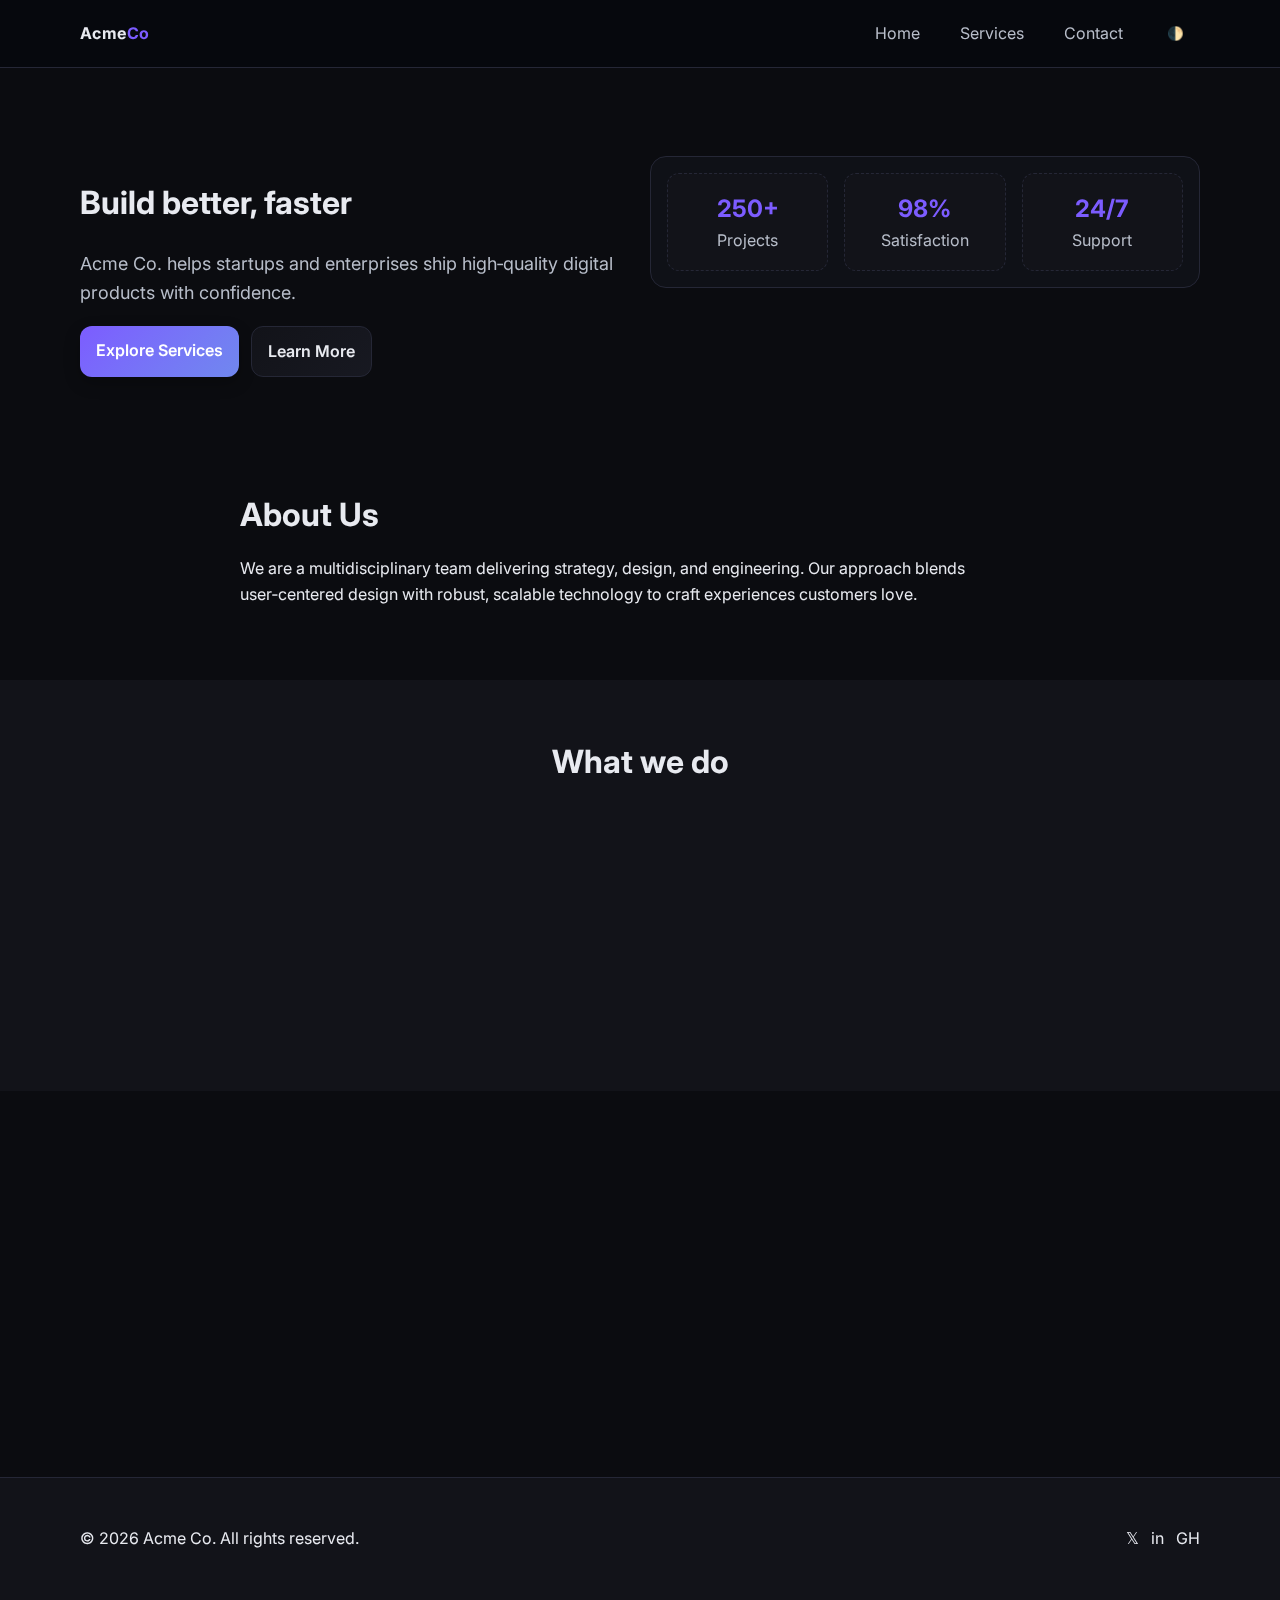
<file: index.html>
<!DOCTYPE html>
<html lang="en">
<head>
    <meta charset="utf-8">
    <meta name="viewport" content="width=device-width, initial-scale=1">
    <title>Acme Co. — Home</title>
    <link rel="preconnect" href="https://fonts.googleapis.com">
    <link rel="preconnect" href="https://fonts.gstatic.com" crossorigin>
    <link href="https://fonts.googleapis.com/css2?family=Inter:wght@400;600;700&display=swap" rel="stylesheet">
    <link rel="stylesheet" href="assets/css/styles.css">
</head>
<body>
    <header class="site-header sticky" id="top">
        <div class="container header-inner">
            <a href="index.html" class="logo">Acme<span>Co</span></a>
            <nav class="site-nav" aria-label="Main Navigation">
                <button class="nav-toggle" aria-expanded="false" aria-controls="nav-menu">☰</button>
                <ul id="nav-menu">
                    <li><a href="index.html">Home</a></li>
                    <li><a href="services.html">Services</a></li>
                    <li><a href="contact.html">Contact</a></li>
                    <li><button id="themeToggle" class="btn btn-ghost" aria-label="Toggle theme">🌓</button></li>
                </ul>
            </nav>
        </div>
    </header>

    <main>
        <section class="hero section" id="hero">
            <div class="container grid two">
                <div class="hero-copy">
                    <h1 class="reveal" data-anim="fade-up">Build better, faster</h1>
                    <p class="lead reveal" data-anim="fade-up">Acme Co. helps startups and enterprises ship high‑quality digital products with confidence.</p>
                    <div class="actions reveal" data-anim="fade-up">
                        <a href="services.html" class="btn btn-primary">Explore Services</a>
                        <a href="#about" class="btn btn-secondary js-scroll">Learn More</a>
                    </div>
                </div>
                <div class="hero-media reveal" data-anim="zoom-in">
                    <div class="hero-card">
                        <div class="stat">
                            <span class="stat-num">250+</span>
                            <span class="stat-label">Projects</span>
                        </div>
                        <div class="stat">
                            <span class="stat-num">98%</span>
                            <span class="stat-label">Satisfaction</span>
                        </div>
                        <div class="stat">
                            <span class="stat-num">24/7</span>
                            <span class="stat-label">Support</span>
                        </div>
                    </div>
                </div>
            </div>
        </section>

        <section class="section" id="about">
            <div class="container narrow">
                <h2 class="section-title reveal" data-anim="fade-up">About Us</h2>
                <p class="reveal" data-anim="fade-up">We are a multidisciplinary team delivering strategy, design, and engineering. Our approach blends user‑centered design with robust, scalable technology to craft experiences customers love.</p>
            </div>
        </section>

        <section class="section muted" id="features">
            <div class="container">
                <h2 class="section-title center reveal" data-anim="fade-up">What we do</h2>
                <div class="grid four features">
                    <article class="card hoverable reveal" data-anim="fade-up">
                        <div class="icon">🚀</div>
                        <h3>Product Strategy</h3>
                        <p>Define vision, roadmap, and KPIs to accelerate product‑market fit.</p>
                    </article>
                    <article class="card hoverable reveal" data-anim="fade-up">
                        <div class="icon">🎯</div>
                        <h3>UX/UI Design</h3>
                        <p>Design delightful, accessible interfaces that convert and retain.</p>
                    </article>
                    <article class="card hoverable reveal" data-anim="fade-up">
                        <div class="icon">🛠️</div>
                        <h3>Full‑stack Dev</h3>
                        <p>Modern web and mobile development with performance at the core.</p>
                    </article>
                    <article class="card hoverable reveal" data-anim="fade-up">
                        <div class="icon">🔒</div>
                        <h3>Cloud & Security</h3>
                        <p>Deploy, monitor, and secure apps with best‑in‑class practices.</p>
                    </article>
                </div>
            </div>
        </section>

        <section class="section" id="testimonials">
            <div class="container narrow">
                <h2 class="section-title center reveal" data-anim="fade-up">What our clients say</h2>
                <div class="testimonials">
                    <blockquote class="quote reveal" data-anim="fade-right">
                        “Acme Co. transformed our product. Our conversion rate doubled in 6 months.”
                        <cite>— Jamie, Growth Lead at Finverse</cite>
                    </blockquote>
                    <blockquote class="quote reveal" data-anim="fade-left">
                        “Flawless execution and great communication. They felt like part of our team.”
                        <cite>— Priya, CTO at HealthLoop</cite>
                    </blockquote>
                </div>
            </div>
        </section>
    </main>

    <footer class="site-footer">
        <div class="container footer-inner">
            <p>© <span id="year"></span> Acme Co. All rights reserved.</p>
            <div class="socials">
                <a href="#" aria-label="Twitter">𝕏</a>
                <a href="#" aria-label="LinkedIn">in</a>
                <a href="#" aria-label="GitHub">GH</a>
            </div>
        </div>
    </footer>

    <div id="modal" class="modal" aria-hidden="true" role="dialog" aria-modal="true" aria-labelledby="modalTitle">
        <div class="modal-backdrop" data-close></div>
        <div class="modal-dialog" role="document">
            <h3 id="modalTitle">Thank you!</h3>
            <p>Your message has been submitted.</p>
            <button class="btn btn-primary" data-close>Close</button>
        </div>
    </div>

    <script src="assets/js/main.js"></script>
    <script>window.currentPage = 'home';</script>
</body>
</html>
</file>
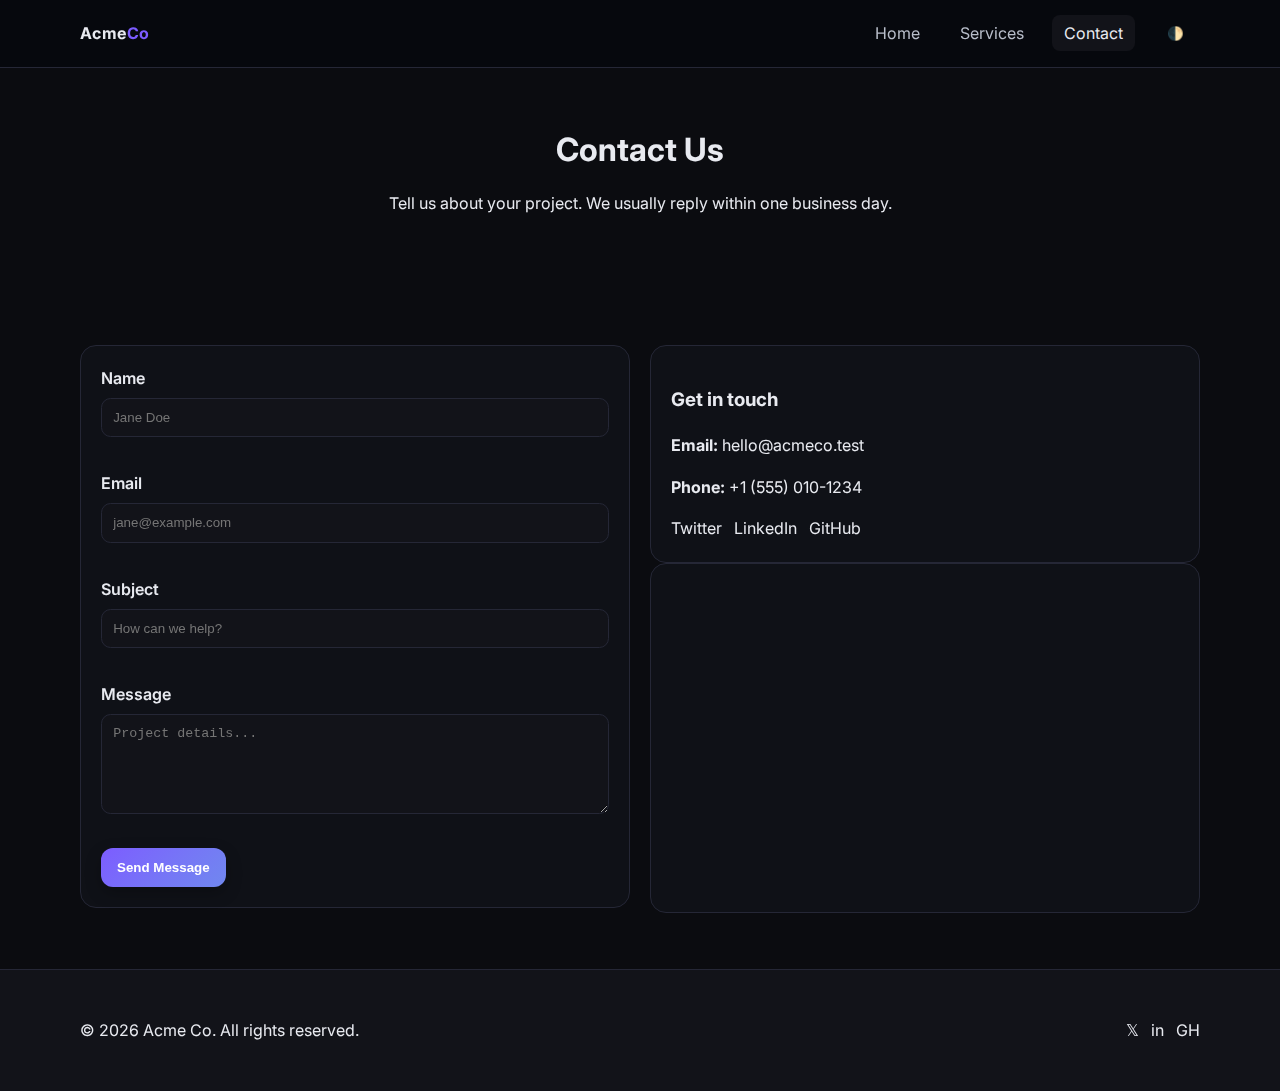
<file: contact.html>
<!DOCTYPE html>
<html lang="en">
<head>
    <meta charset="utf-8">
    <meta name="viewport" content="width=device-width, initial-scale=1">
    <title>Acme Co. — Contact</title>
    <link rel="preconnect" href="https://fonts.googleapis.com">
    <link rel="preconnect" href="https://fonts.gstatic.com" crossorigin>
    <link href="https://fonts.googleapis.com/css2?family=Inter:wght@400;600;700&display=swap" rel="stylesheet">
    <link rel="stylesheet" href="assets/css/styles.css">
</head>
<body>
    <header class="site-header sticky">
        <div class="container header-inner">
            <a href="index.html" class="logo">Acme<span>Co</span></a>
            <nav class="site-nav" aria-label="Main Navigation">
                <button class="nav-toggle" aria-expanded="false" aria-controls="nav-menu">☰</button>
                <ul id="nav-menu">
                    <li><a href="index.html">Home</a></li>
                    <li><a href="services.html">Services</a></li>
                    <li><a href="contact.html" aria-current="page">Contact</a></li>
                    <li><button id="themeToggle" class="btn btn-ghost" aria-label="Toggle theme">🌓</button></li>
                </ul>
            </nav>
        </div>
    </header>

    <main>
        <section class="section page-hero">
            <div class="container narrow">
                <h1 class="section-title center reveal" data-anim="fade-up">Contact Us</h1>
                <p class="center reveal" data-anim="fade-up">Tell us about your project. We usually reply within one business day.</p>
            </div>
        </section>

        <section class="section">
            <div class="container grid two contact-grid">
                <div class="contact-form card reveal" data-anim="fade-right">
                    <form id="contactForm" novalidate>
                        <div class="form-row">
                            <label for="name">Name</label>
                            <input id="name" name="name" type="text" placeholder="Jane Doe" required>
                            <small class="error" aria-live="polite"></small>
                        </div>
                        <div class="form-row">
                            <label for="email">Email</label>
                            <input id="email" name="email" type="email" placeholder="jane@example.com" required>
                            <small class="error" aria-live="polite"></small>
                        </div>
                        <div class="form-row">
                            <label for="subject">Subject</label>
                            <input id="subject" name="subject" type="text" placeholder="How can we help?" required>
                            <small class="error" aria-live="polite"></small>
                        </div>
                        <div class="form-row">
                            <label for="message">Message</label>
                            <textarea id="message" name="message" rows="5" placeholder="Project details..." required></textarea>
                            <small class="error" aria-live="polite"></small>
                        </div>
                        <div class="actions">
                            <button type="submit" class="btn btn-primary">Send Message</button>
                        </div>
                    </form>
                </div>
                <aside class="contact-info reveal" data-anim="fade-left">
                    <div class="card">
                        <h3>Get in touch</h3>
                        <p><strong>Email:</strong> hello@acmeco.test</p>
                        <p><strong>Phone:</strong> +1 (555) 010-1234</p>
                        <div class="socials">
                            <a href="#">Twitter</a>
                            <a href="#">LinkedIn</a>
                            <a href="#">GitHub</a>
                        </div>
                    </div>
                    <div class="map card">
                        <iframe title="Acme Co. HQ" src="https://www.google.com/maps/embed?pb=!1m18!1m12!1m3!1d3151.835434509374!2d144.95373531531594!3d-37.81627974201133!2m3!1f0!2f0!3f0!3m2!1i1024!2i768!4f13.1!3m3!1m2!1s0x0%3A0x0!2zMzfCsDQ5JzAwLjYiUyAxNDTCsDU3JzI0LjMiRQ!5e0!3m2!1sen!2sus!4v1600000000000" width="100%" height="300" style="border:0;" allowfullscreen="" loading="lazy" referrerpolicy="no-referrer-when-downgrade"></iframe>
                    </div>
                </aside>
            </div>
        </section>
    </main>

    <footer class="site-footer">
        <div class="container footer-inner">
            <p>© <span id="year"></span> Acme Co. All rights reserved.</p>
            <div class="socials">
                <a href="#" aria-label="Twitter">𝕏</a>
                <a href="#" aria-label="LinkedIn">in</a>
                <a href="#" aria-label="GitHub">GH</a>
            </div>
        </div>
    </footer>

    <div id="modal" class="modal" aria-hidden="true" role="dialog" aria-modal="true" aria-labelledby="modalTitle">
        <div class="modal-backdrop" data-close></div>
        <div class="modal-dialog" role="document">
            <h3 id="modalTitle">Thank you!</h3>
            <p>Your message has been submitted.</p>
            <button class="btn btn-primary" data-close>Close</button>
        </div>
    </div>

    <script src="assets/js/main.js"></script>
    <script>window.currentPage = 'contact';</script>
</body>
</html>
</file>
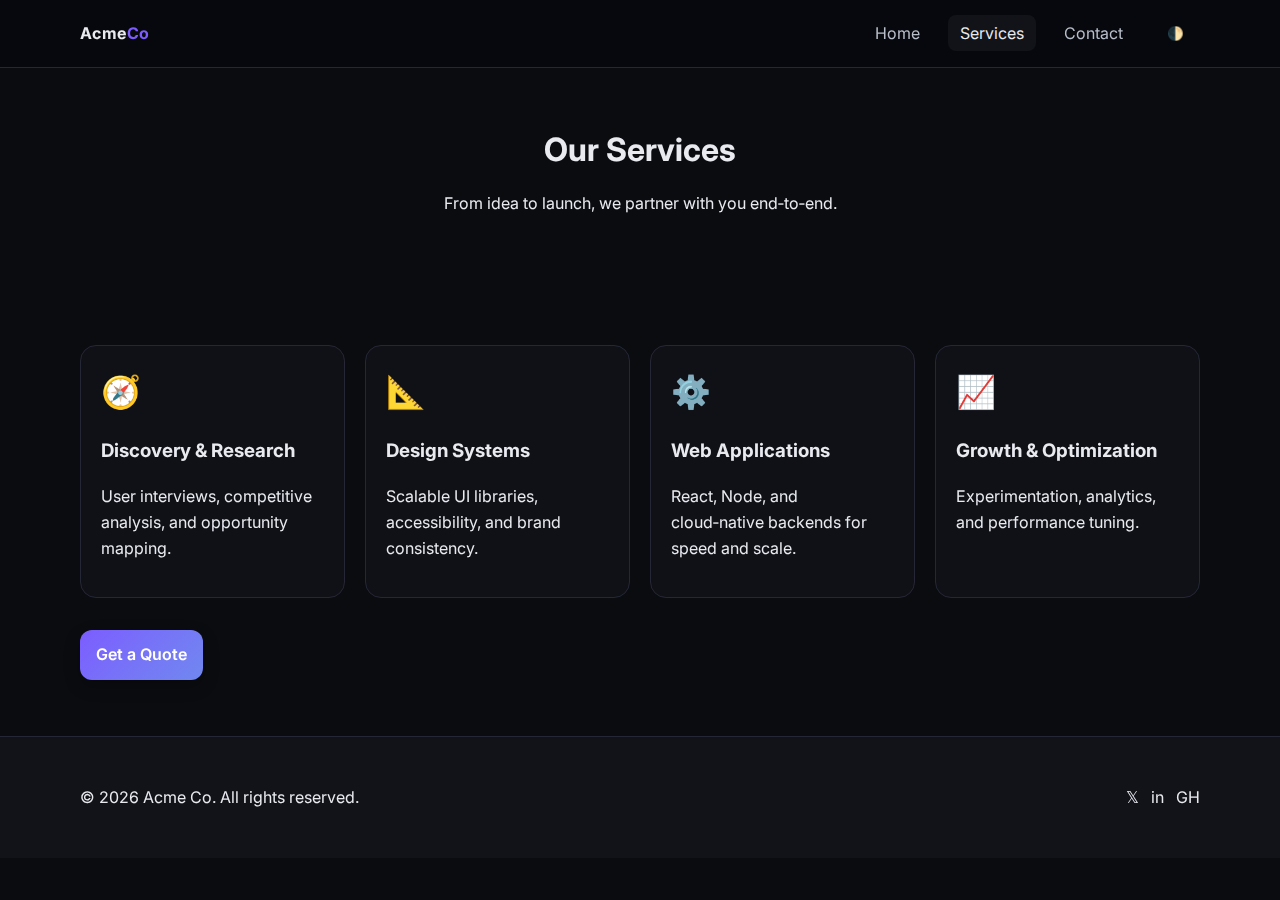
<file: services.html>
<!DOCTYPE html>
<html lang="en">
<head>
    <meta charset="utf-8">
    <meta name="viewport" content="width=device-width, initial-scale=1">
    <title>Acme Co. — Services</title>
    <link rel="preconnect" href="https://fonts.googleapis.com">
    <link rel="preconnect" href="https://fonts.gstatic.com" crossorigin>
    <link href="https://fonts.googleapis.com/css2?family=Inter:wght@400;600;700&display=swap" rel="stylesheet">
    <link rel="stylesheet" href="assets/css/styles.css">
</head>
<body>
    <header class="site-header sticky">
        <div class="container header-inner">
            <a href="index.html" class="logo">Acme<span>Co</span></a>
            <nav class="site-nav" aria-label="Main Navigation">
                <button class="nav-toggle" aria-expanded="false" aria-controls="nav-menu">☰</button>
                <ul id="nav-menu">
                    <li><a href="index.html">Home</a></li>
                    <li><a href="services.html" aria-current="page">Services</a></li>
                    <li><a href="contact.html">Contact</a></li>
                    <li><button id="themeToggle" class="btn btn-ghost" aria-label="Toggle theme">🌓</button></li>
                </ul>
            </nav>
        </div>
    </header>

    <main>
        <section class="section page-hero">
            <div class="container narrow">
                <h1 class="section-title center reveal" data-anim="fade-up">Our Services</h1>
                <p class="center reveal" data-anim="fade-up">From idea to launch, we partner with you end‑to‑end.</p>
            </div>
        </section>

        <section class="section">
            <div class="container">
                <div class="grid four services">
                    <article class="card hoverable reveal" data-anim="fade-up">
                        <div class="icon xl">🧭</div>
                        <h3>Discovery & Research</h3>
                        <p>User interviews, competitive analysis, and opportunity mapping.</p>
                    </article>
                    <article class="card hoverable reveal" data-anim="fade-up">
                        <div class="icon xl">📐</div>
                        <h3>Design Systems</h3>
                        <p>Scalable UI libraries, accessibility, and brand consistency.</p>
                    </article>
                    <article class="card hoverable reveal" data-anim="fade-up">
                        <div class="icon xl">⚙️</div>
                        <h3>Web Applications</h3>
                        <p>React, Node, and cloud‑native backends for speed and scale.</p>
                    </article>
                    <article class="card hoverable reveal" data-anim="fade-up">
                        <div class="icon xl">📈</div>
                        <h3>Growth & Optimization</h3>
                        <p>Experimentation, analytics, and performance tuning.</p>
                    </article>
                </div>
                <div class="center actions reveal" data-anim="fade-up" style="margin-top:2rem;">
                    <a href="contact.html" class="btn btn-primary">Get a Quote</a>
                </div>
            </div>
        </section>
    </main>

    <footer class="site-footer">
        <div class="container footer-inner">
            <p>© <span id="year"></span> Acme Co. All rights reserved.</p>
            <div class="socials">
                <a href="#" aria-label="Twitter">𝕏</a>
                <a href="#" aria-label="LinkedIn">in</a>
                <a href="#" aria-label="GitHub">GH</a>
            </div>
        </div>
    </footer>

    <script src="assets/js/main.js"></script>
    <script>window.currentPage = 'services';</script>
</body>
</html>
</file>
<file: assets/css/styles.css>
:root{
  --bg:#0b0c10;--bg-elev:#121319;--text:#e8eaf0;--muted:#b7bdc9;--primary:#7c5cff;--secondary:#2dd4bf;--stroke:#252736;--card:#0f1117
}
:root.light{
  --bg:#ffffff;--bg-elev:#f8fafc;--text:#0f172a;--muted:#475569;--primary:#6d28d9;--secondary:#0ea5e9;--stroke:#e5e7eb;--card:#ffffff
}
*{box-sizing:border-box}
html,body{margin:0;padding:0;height:100%}
body{
  font-family:Inter,system-ui,-apple-system,Segoe UI,Roboto,Ubuntu,Cantarell,Noto Sans,sans-serif;
  background:var(--bg);color:var(--text);line-height:1.6;
}
a{color:inherit;text-decoration:none}
img{max-width:100%;display:block}

.container{width:min(1120px,92%);margin:0 auto}
.container.narrow{width:min(800px,92%)}

.site-header{position:sticky;top:0;background:rgba(0,0,0,.3);backdrop-filter:saturate(180%) blur(10px);border-bottom:1px solid var(--stroke);z-index:50}
.site-header .header-inner{display:flex;align-items:center;justify-content:space-between;padding:14px 0}
.logo{font-weight:700;letter-spacing:.4px}
.logo span{color:var(--primary)}

.site-nav ul{list-style:none;display:flex;gap:1rem;align-items:center;margin:0;padding:0}
.site-nav a{padding:.5rem .75rem;border-radius:.5rem;color:var(--muted)}
.site-nav a{position:relative;transition:color .2s ease}
.site-nav a::after{content:"";position:absolute;left:.75rem;right:.75rem;bottom:.35rem;height:2px;background:linear-gradient(90deg,var(--primary),var(--secondary));transform:scaleX(0);transform-origin:left;transition:transform .25s ease}
.site-nav a[aria-current="page"],.site-nav a:hover{color:var(--text);background:var(--bg-elev)}
.site-nav a:hover::after{transform:scaleX(1)}
.btn-ghost{background:transparent;border:1px solid var(--stroke);padding:.4rem .6rem;border-radius:.5rem;color:var(--muted)}

.nav-toggle{display:none;background:var(--bg-elev);border:1px solid var(--stroke);padding:.4rem .6rem;border-radius:.5rem;color:var(--text)}

.site-footer{border-top:1px solid var(--stroke);padding:2rem 0;background:var(--bg-elev)}
.footer-inner{display:flex;align-items:center;justify-content:space-between}
.socials{display:flex;gap:.75rem}

.section{padding:56px 0}
.section.muted{background:var(--bg-elev)}
.section-title{margin:0 0 .5rem 0;font-size:clamp(1.5rem,3vw,2rem)}
.section-title.center{text-align:center}
.lead{color:var(--muted);font-size:1.125rem}

.grid{display:grid;gap:1.25rem}
.grid.two{grid-template-columns:repeat(2,minmax(0,1fr))}
.grid.four{grid-template-columns:repeat(4,minmax(0,1fr))}

.hero{padding-top:88px}
.hero .hero-card{display:grid;grid-template-columns:repeat(3,1fr);gap:1rem;background:var(--card);border:1px solid var(--stroke);padding:1rem;border-radius:1rem}
.stat{display:flex;flex-direction:column;align-items:center;justify-content:center;background:var(--bg-elev);border:1px dashed var(--stroke);border-radius:.75rem;padding:1rem}
.stat-num{font-size:1.5rem;font-weight:700;color:var(--primary)}
.stat-label{color:var(--muted)}

.card{background:var(--card);border:1px solid var(--stroke);border-radius:1rem;padding:1.25rem}
.hoverable{transition:transform .25s ease, box-shadow .25s ease, border-color .25s ease}
.hoverable:hover{transform:translateY(-6px);box-shadow:0 16px 36px rgba(0,0,0,.3), 0 0 0 1px color-mix(in oklab, var(--primary) 40%, transparent);border-color:color-mix(in oklab, var(--primary) 70%, var(--stroke))}
.features .card .icon{font-size:1.5rem}
.icon.xl{font-size:2rem}
.card .icon{transition:transform .25s ease, filter .25s ease}
.hoverable:hover .icon{transform:translateY(-4px) scale(1.06);filter:drop-shadow(0 4px 12px color-mix(in oklab, var(--primary) 35%, transparent))}

.quote{border-left:4px solid var(--primary);padding:1rem 1rem 1rem 1.25rem;margin:0 0 1rem 0;background:var(--bg-elev);border-radius:.5rem}
.quote cite{display:block;color:var(--muted);margin-top:.5rem}

.btn{display:inline-block;border:none;border-radius:.75rem;padding:.75rem 1rem;cursor:pointer;font-weight:600}
.btn{transition:transform .2s ease, box-shadow .2s ease, background .2s ease, color .2s ease}
.btn-primary{background:linear-gradient(135deg,var(--primary),color-mix(in oklab, var(--primary) 70%, var(--secondary)));color:white;box-shadow:0 6px 16px rgba(0,0,0,.25)}
.btn-primary:hover{transform:translateY(-2px);box-shadow:0 10px 24px color-mix(in oklab, var(--primary) 35%, transparent)}
.btn-secondary{background:linear-gradient(135deg,var(--bg-elev),color-mix(in oklab, var(--bg-elev) 70%, var(--stroke)));color:var(--text);border:1px solid var(--stroke)}
.btn-secondary:hover{transform:translateY(-2px);box-shadow:0 10px 24px rgba(0,0,0,.2)}
.btn:focus{outline:2px solid var(--secondary);outline-offset:2px}

.center{text-align:center}
.actions{display:flex;gap:.75rem;flex-wrap:wrap}

/* Contact */
.contact-grid{align-items:start}
.form-row{display:flex;flex-direction:column;gap:.4rem;margin-bottom:.9rem}
label{font-weight:600}
input,textarea{background:var(--bg-elev);border:1px solid var(--stroke);border-radius:.6rem;padding:.7rem;color:var(--text)}
input:focus,textarea:focus{outline:2px solid var(--secondary);border-color:transparent}
.error{color:#ef4444;min-height:1em}

/* Modal */
.modal{position:fixed;inset:0;display:none}
.modal[aria-hidden="false"]{display:block}
.modal-backdrop{position:absolute;inset:0;background:rgba(0,0,0,.5)}
.modal-dialog{position:relative;z-index:1;margin:10vh auto 0;width:min(560px,92%);background:var(--card);border:1px solid var(--stroke);border-radius:1rem;padding:1.25rem}

/* Reveal on scroll */
.reveal{opacity:0;transition:opacity .7s cubic-bezier(.2,.65,.2,1), transform .7s cubic-bezier(.2,.65,.2,1)}
.reveal[data-anim="fade-up"]{transform:translateY(24px)}
.reveal[data-anim="fade-right"]{transform:translateX(-24px)}
.reveal[data-anim="fade-left"]{transform:translateX(24px)}
.reveal[data-anim="zoom-in"]{transform:scale(.96)}
.reveal.visible{opacity:1;transform:none}

/* Section hover subtle glow */
.section:hover .section-title{color:var(--primary)}
.card:hover{outline:0}

/* Responsive */
@media (max-width: 900px){
  .grid.four{grid-template-columns:repeat(2,minmax(0,1fr))}
}
@media (max-width: 720px){
  .grid.two{grid-template-columns:1fr}
  .site-nav ul{position:absolute;right:4%;top:56px;background:var(--bg-elev);border:1px solid var(--stroke);border-radius:.75rem;padding:.5rem;flex-direction:column;align-items:stretch;min-width:200px;display:none}
  .site-nav ul.open{display:flex}
  .nav-toggle{display:inline-block}
}
</file>
